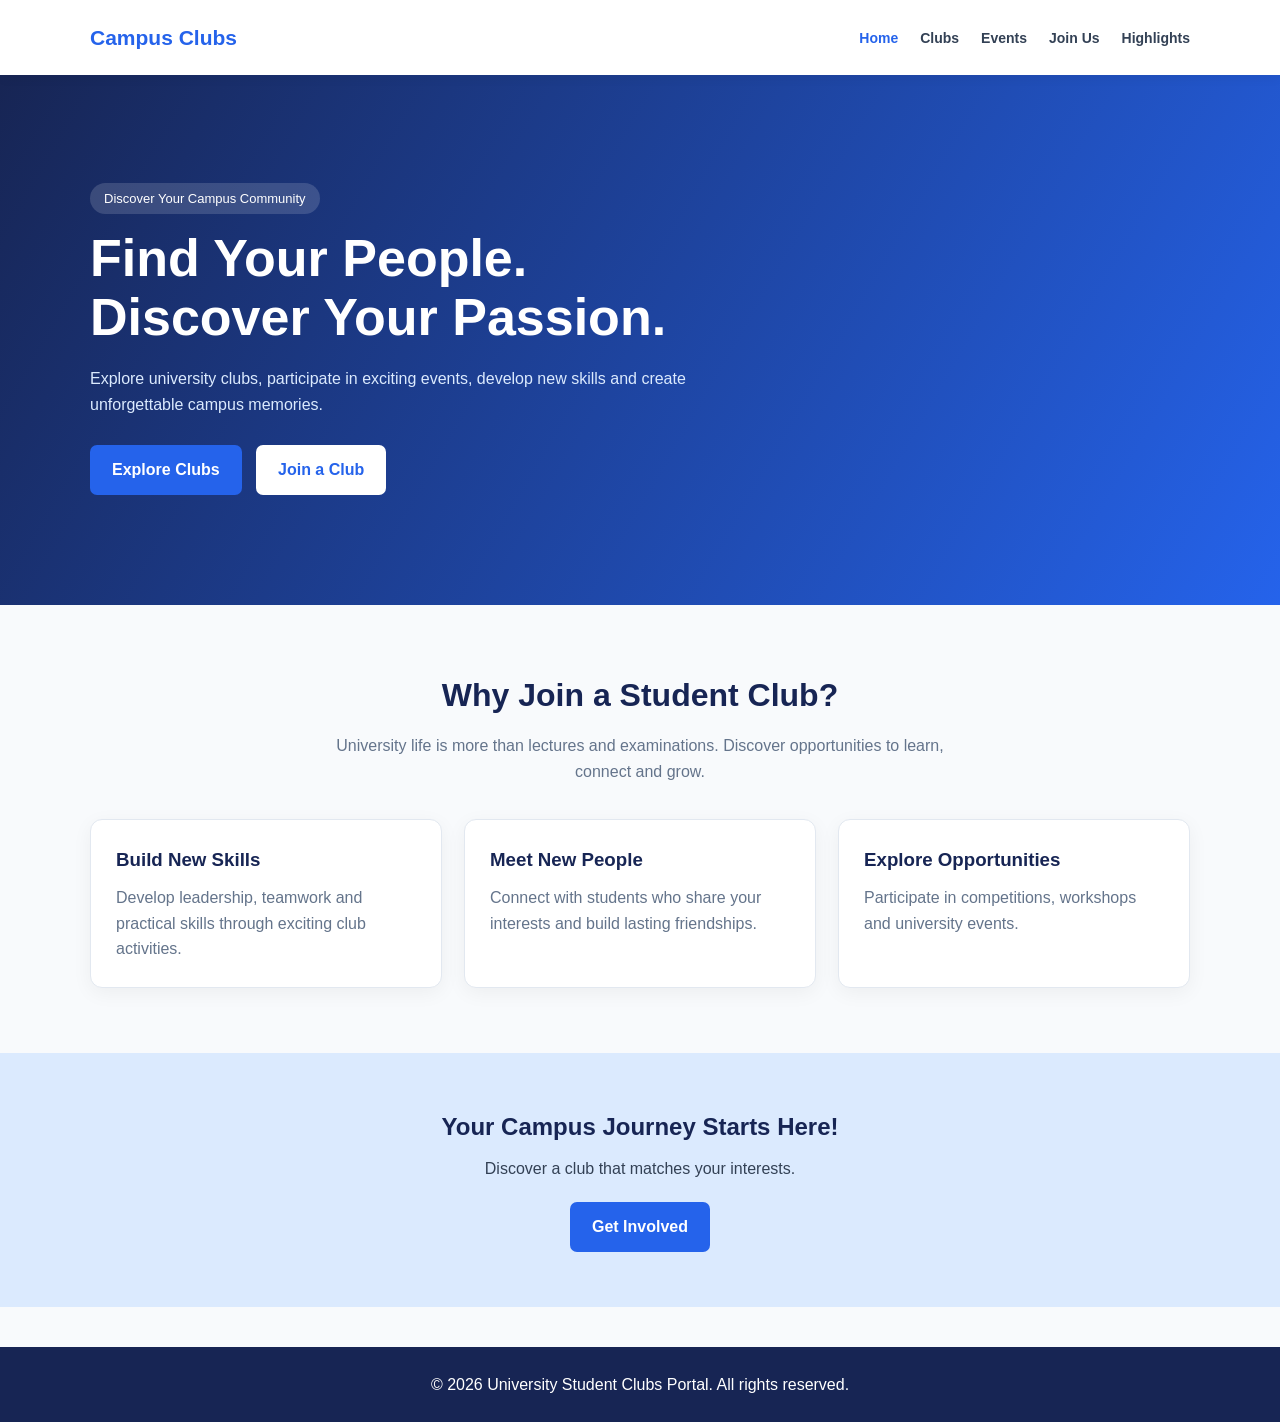
<file: src/index.html>
<!DOCTYPE html>
<html lang="en">
<head>
    <meta charset="UTF-8">
    <meta name="viewport" content="width=device-width, initial-scale=1.0">
    <title>Home | University Clubs Portal</title>
    <link rel="stylesheet" href="../styles/style.css">
</head>
<body>

<header>
    <nav class="navbar container">
        <a href="index.html" class="logo">Campus Clubs</a>
        <ul class="nav-links">
            <li><a class="active" href="index.html">Home</a></li>
            <li><a href="clubs.html">Clubs</a></li>
            <li><a href="events.html">Events</a></li>
            <li><a href="join.html">Join Us</a></li>
            <li><a href="highlights.html">Highlights</a></li>
        </ul>
    </nav>
</header>

<main>
    <section class="home-hero">
        <div class="container">
            <span class="hero-label">Discover Your Campus Community</span>
            <h1>Find Your People.<br>Discover Your Passion.</h1>
            <p>
                Explore university clubs, participate in exciting events,
                develop new skills and create unforgettable campus memories.
            </p>
            <a href="clubs.html" class="btn">Explore Clubs</a>
            <a href="join.html" class="btn secondary-btn">Join a Club</a>
        </div>
    </section>

    <section class="section container">
        <h2 class="section-title">Why Join a Student Club?</h2>
        <p class="section-intro">
            University life is more than lectures and examinations.
            Discover opportunities to learn, connect and grow.
        </p>

        <div class="grid">
            <article class="card">
                <h3>Build New Skills</h3>
                <p>Develop leadership, teamwork and practical skills
                through exciting club activities.</p>
            </article>

            <article class="card">
                <h3>Meet New People</h3>
                <p>Connect with students who share your interests
                and build lasting friendships.</p>
            </article>

            <article class="card">
                <h3>Explore Opportunities</h3>
                <p>Participate in competitions, workshops and
                university events.</p>
            </article>
        </div>
    </section>

    <section class="home-cta">
        <div class="container">
            <h2>Your Campus Journey Starts Here!</h2>
            <p>Discover a club that matches your interests.</p>
            <a href="join.html" class="btn">Get Involved</a>
        </div>
    </section>
</main>

<footer>
    <p>&copy; 2026 University Student Clubs Portal. All rights reserved.</p>
</footer>

</body>
</html>
</file>
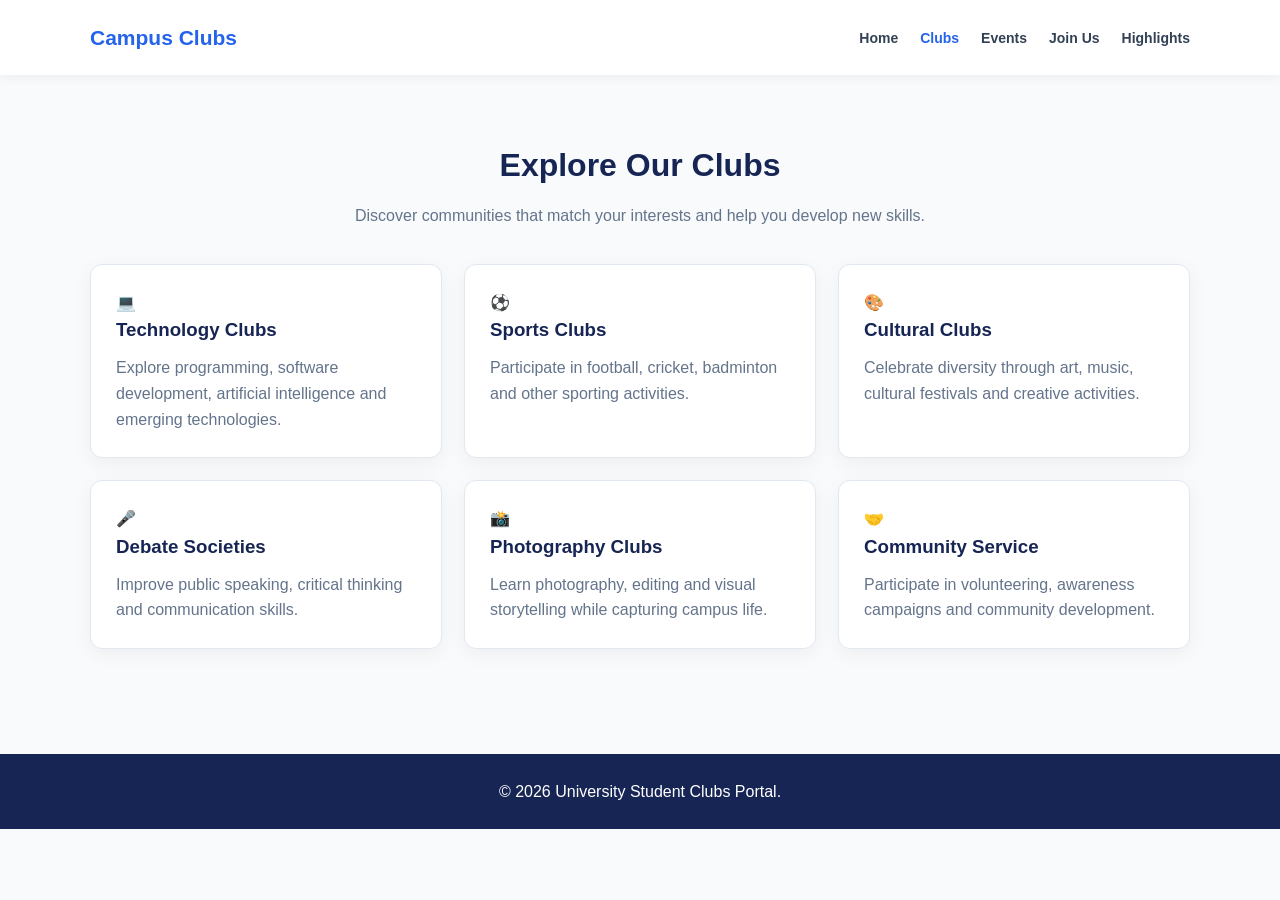
<file: src/clubs.html>
<!DOCTYPE html>
<html lang="en">
<head>
    <meta charset="UTF-8">
    <meta name="viewport" content="width=device-width, initial-scale=1.0">
    <title>Clubs | University Clubs Portal</title>
    <link rel="stylesheet" href="../styles/style.css">
</head>
<body>

<header>
    <nav class="navbar container">
        <a href="index.html" class="logo">Campus Clubs</a>
        <ul class="nav-links">
            <li><a href="index.html">Home</a></li>
            <li><a class="active" href="clubs.html">Clubs</a></li>
            <li><a href="events.html">Events</a></li>
            <li><a href="join.html">Join Us</a></li>
            <li><a href="highlights.html">Highlights</a></li>
        </ul>
    </nav>
</header>

<main class="section container">
    <h1 class="section-title">Explore Our Clubs</h1>
    <p class="section-intro">
        Discover communities that match your interests
        and help you develop new skills.
    </p>

    <div class="grid">
        <article class="card club-card">
            <div class="club-icon">💻</div>
            <h3>Technology Clubs</h3>
            <p>Explore programming, software development,
            artificial intelligence and emerging technologies.</p>
        </article>

        <article class="card club-card">
            <div class="club-icon">⚽</div>
            <h3>Sports Clubs</h3>
            <p>Participate in football, cricket, badminton
            and other sporting activities.</p>
        </article>

        <article class="card club-card">
            <div class="club-icon">🎨</div>
            <h3>Cultural Clubs</h3>
            <p>Celebrate diversity through art, music,
            cultural festivals and creative activities.</p>
        </article>

        <article class="card club-card">
            <div class="club-icon">🎤</div>
            <h3>Debate Societies</h3>
            <p>Improve public speaking, critical thinking
            and communication skills.</p>
        </article>

        <article class="card club-card">
            <div class="club-icon">📸</div>
            <h3>Photography Clubs</h3>
            <p>Learn photography, editing and visual storytelling
            while capturing campus life.</p>
        </article>

        <article class="card club-card">
            <div class="club-icon">🤝</div>
            <h3>Community Service</h3>
            <p>Participate in volunteering, awareness campaigns
            and community development.</p>
        </article>
    </div>
</main>

<footer>
    <p>&copy; 2026 University Student Clubs Portal.</p>
</footer>

</body>
</html>
</file>
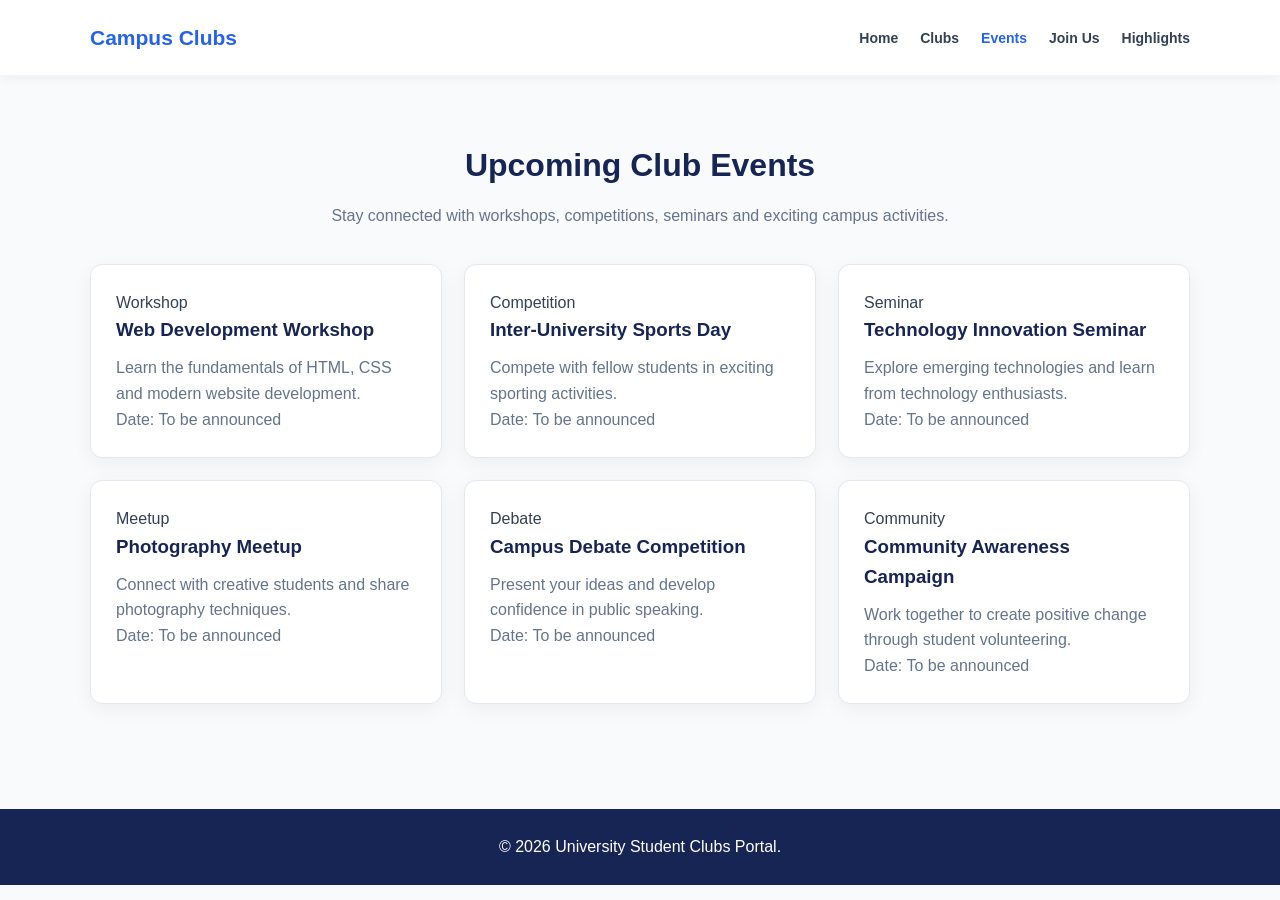
<file: src/events.html>
<!DOCTYPE html>
<html lang="en">
<head>
    <meta charset="UTF-8">
    <meta name="viewport" content="width=device-width, initial-scale=1.0">
    <title>Events | University Clubs Portal</title>
    <link rel="stylesheet" href="../styles/style.css">
</head>
<body>

<header>
    <nav class="navbar container">
        <a href="index.html" class="logo">Campus Clubs</a>
        <ul class="nav-links">
            <li><a href="index.html">Home</a></li>
            <li><a href="clubs.html">Clubs</a></li>
            <li><a class="active" href="events.html">Events</a></li>
            <li><a href="join.html">Join Us</a></li>
            <li><a href="highlights.html">Highlights</a></li>
        </ul>
    </nav>
</header>

<main class="section container">
    <h1 class="section-title">Upcoming Club Events</h1>
    <p class="section-intro">
        Stay connected with workshops, competitions,
        seminars and exciting campus activities.
    </p>

    <div class="grid">
        <article class="card event-card">
            <span class="event-type">Workshop</span>
            <h3>Web Development Workshop</h3>
            <p>Learn the fundamentals of HTML, CSS and
            modern website development.</p>
            <p class="event-date">Date: To be announced</p>
        </article>

        <article class="card event-card">
            <span class="event-type">Competition</span>
            <h3>Inter-University Sports Day</h3>
            <p>Compete with fellow students in exciting
            sporting activities.</p>
            <p class="event-date">Date: To be announced</p>
        </article>

        <article class="card event-card">
            <span class="event-type">Seminar</span>
            <h3>Technology Innovation Seminar</h3>
            <p>Explore emerging technologies and learn
            from technology enthusiasts.</p>
            <p class="event-date">Date: To be announced</p>
        </article>

        <article class="card event-card">
            <span class="event-type">Meetup</span>
            <h3>Photography Meetup</h3>
            <p>Connect with creative students and share
            photography techniques.</p>
            <p class="event-date">Date: To be announced</p>
        </article>

        <article class="card event-card">
            <span class="event-type">Debate</span>
            <h3>Campus Debate Competition</h3>
            <p>Present your ideas and develop confidence
            in public speaking.</p>
            <p class="event-date">Date: To be announced</p>
        </article>

        <article class="card event-card">
            <span class="event-type">Community</span>
            <h3>Community Awareness Campaign</h3>
            <p>Work together to create positive change
            through student volunteering.</p>
            <p class="event-date">Date: To be announced</p>
        </article>
    </div>
</main>

<footer>
    <p>&copy; 2026 University Student Clubs Portal.</p>
</footer>

</body>
</html>
</file>
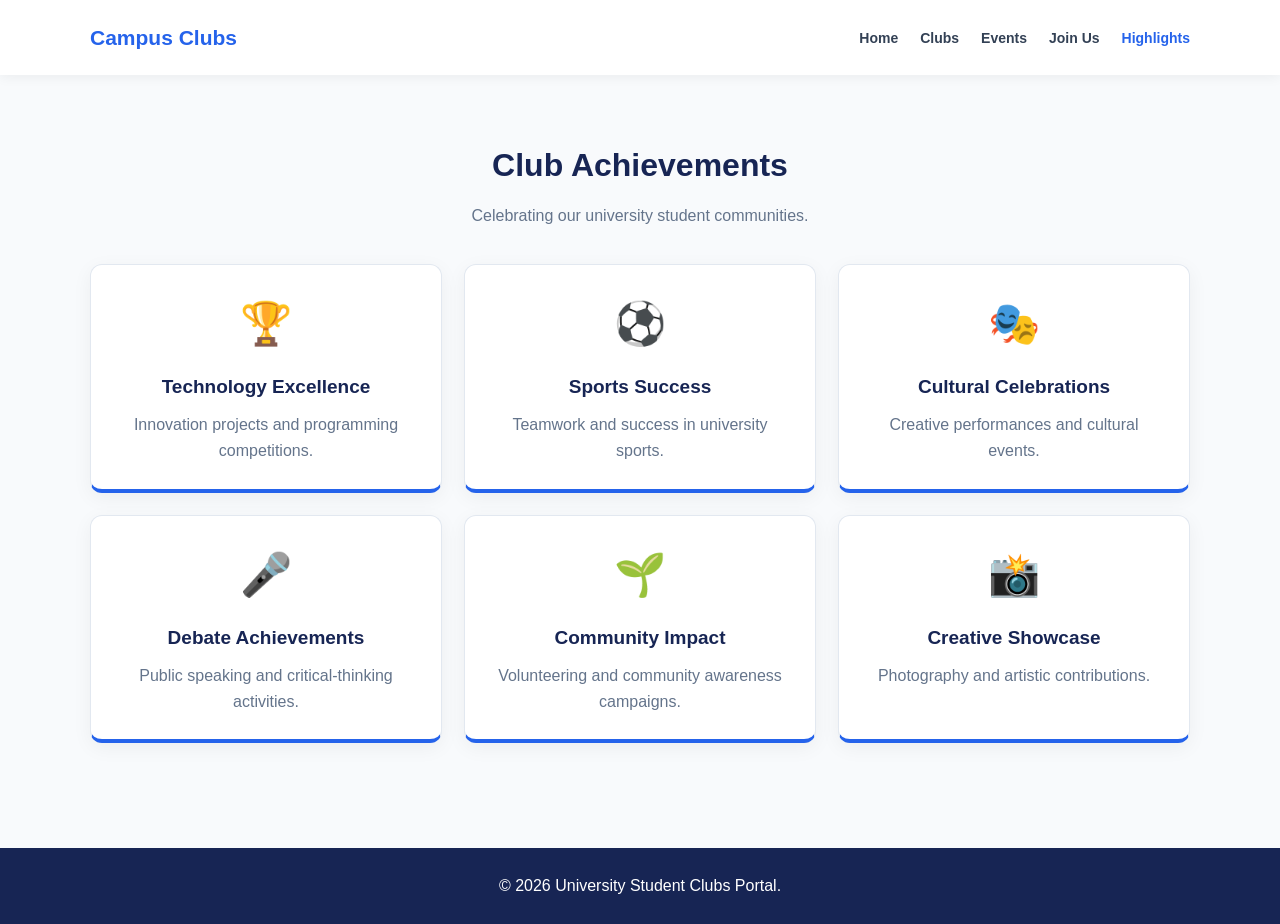
<file: src/highlights.html>
<!DOCTYPE html>
<html lang="en">
<head>
  <meta charset="UTF-8">
  <meta name="viewport" content="width=device-width, initial-scale=1.0">
  <title>Highlights | University Clubs Portal</title>
  <link rel="stylesheet" href="../styles/style.css">
</head>
<body>
<header>
  <nav class="navbar container">
    <a href="index.html" class="logo">Campus Clubs</a>
    <ul class="nav-links">
      <li><a href="index.html">Home</a></li>
      <li><a href="clubs.html">Clubs</a></li>
      <li><a href="events.html">Events</a></li>
      <li><a href="join.html">Join Us</a></li>
      <li><a class="active" href="highlights.html">Highlights</a></li>
    </ul>
  </nav>
</header>
<main class="section container">
  <h1 class="section-title">Club Achievements</h1>
  <p class="section-intro">Celebrating our university student communities.</p>
  <div class="grid">
    <article class="card achievement-card"><div class="achievement-icon">🏆</div><h3>Technology Excellence</h3><p>Innovation projects and programming competitions.</p></article>
    <article class="card achievement-card"><div class="achievement-icon">⚽</div><h3>Sports Success</h3><p>Teamwork and success in university sports.</p></article>
    <article class="card achievement-card"><div class="achievement-icon">🎭</div><h3>Cultural Celebrations</h3><p>Creative performances and cultural events.</p></article>
    <article class="card achievement-card"><div class="achievement-icon">🎤</div><h3>Debate Achievements</h3><p>Public speaking and critical-thinking activities.</p></article>
    <article class="card achievement-card"><div class="achievement-icon">🌱</div><h3>Community Impact</h3><p>Volunteering and community awareness campaigns.</p></article>
    <article class="card achievement-card"><div class="achievement-icon">📸</div><h3>Creative Showcase</h3><p>Photography and artistic contributions.</p></article>
  </div>
</main>
<footer><p>&copy; 2026 University Student Clubs Portal.</p></footer>
</body>
</html>
</file>
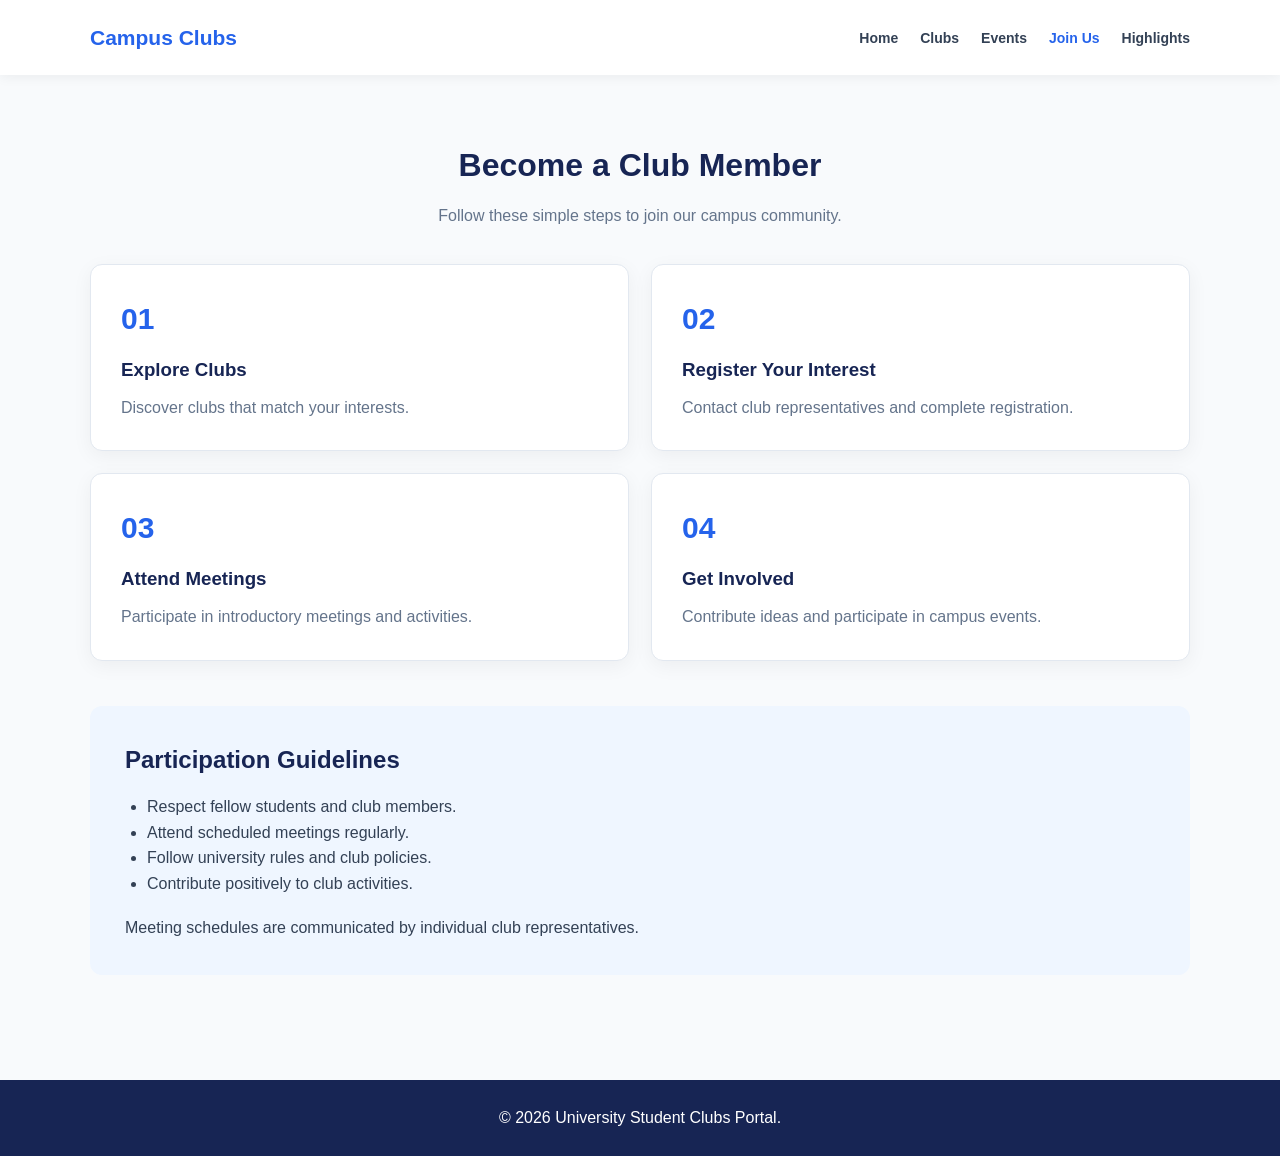
<file: src/join.html>
<!DOCTYPE html>
<html lang="en">
<head>
  <meta charset="UTF-8">
  <meta name="viewport" content="width=device-width, initial-scale=1.0">
  <title>Join Us | University Clubs Portal</title>
  <link rel="stylesheet" href="../styles/style.css">
</head>
<body>
<header>
  <nav class="navbar container">
    <a href="index.html" class="logo">Campus Clubs</a>
    <ul class="nav-links">
      <li><a href="index.html">Home</a></li>
      <li><a href="clubs.html">Clubs</a></li>
      <li><a href="events.html">Events</a></li>
      <li><a class="active" href="join.html">Join Us</a></li>
      <li><a href="highlights.html">Highlights</a></li>
    </ul>
  </nav>
</header>
<main class="section container">
  <h1 class="section-title">Become a Club Member</h1>
  <p class="section-intro">Follow these simple steps to join our campus community.</p>
  <div class="join-steps">
    <article class="card step-card"><span class="step-number">01</span><h3>Explore Clubs</h3><p>Discover clubs that match your interests.</p></article>
    <article class="card step-card"><span class="step-number">02</span><h3>Register Your Interest</h3><p>Contact club representatives and complete registration.</p></article>
    <article class="card step-card"><span class="step-number">03</span><h3>Attend Meetings</h3><p>Participate in introductory meetings and activities.</p></article>
    <article class="card step-card"><span class="step-number">04</span><h3>Get Involved</h3><p>Contribute ideas and participate in campus events.</p></article>
  </div>
  <section class="join-info">
    <h2>Participation Guidelines</h2>
    <ul>
      <li>Respect fellow students and club members.</li>
      <li>Attend scheduled meetings regularly.</li>
      <li>Follow university rules and club policies.</li>
      <li>Contribute positively to club activities.</li>
    </ul>
    <p>Meeting schedules are communicated by individual club representatives.</p>
  </section>
</main>
<footer><p>&copy; 2026 University Student Clubs Portal.</p></footer>
</body>
</html>
</file>
<file: styles/style.css>
/* UNIVERSITY STUDENT CLUBS PORTAL */

/* GLOBAL STYLES */
* {
    margin: 0;
    padding: 0;
    box-sizing: border-box;
}

:root {
    --primary: #2563eb;
    --dark: #172554;
    --light: #eff6ff;
    --text: #334155;
    --muted: #64748b;
    --white: #ffffff;
}

body {
    font-family: Arial, Helvetica, sans-serif;
    background: #f8fafc;
    color: var(--text);
    line-height: 1.6;
}

a {
    text-decoration: none;
    color: inherit;
}

.container {
    width: min(1100px, 90%);
    margin: auto;
}

/* HEADER AND NAVIGATION */
header {
    background: var(--white);
    box-shadow: 0 2px 12px rgba(0,0,0,0.06);
    position: sticky;
    top: 0;
    z-index: 10;
}

.navbar {
    min-height: 75px;
    display: flex;
    align-items: center;
    justify-content: space-between;
    gap: 20px;
}

.logo {
    font-size: 21px;
    font-weight: 800;
    color: var(--primary);
}

.nav-links {
    display: flex;
    flex-wrap: wrap;
    gap: 22px;
    list-style: none;
}

.nav-links a {
    font-size: 14px;
    font-weight: 600;
}

.nav-links a:hover,
.nav-links a.active {
    color: var(--primary);
}

/* COMMON COMPONENTS */
.section {
    padding: 65px 0;
}

.section-title {
    text-align: center;
    font-size: 32px;
    color: var(--dark);
    margin-bottom: 12px;
}

.section-intro {
    text-align: center;
    color: var(--muted);
    max-width: 650px;
    margin: 0 auto 35px;
}

.btn {
    display: inline-block;
    background: var(--primary);
    color: white;
    padding: 12px 22px;
    border-radius: 7px;
    font-weight: 700;
    transition: 0.2s;
}

.btn:hover {
    background: #1d4ed8;
    transform: translateY(-2px);
}

.grid {
    display: grid;
    grid-template-columns: repeat(3, 1fr);
    gap: 22px;
}

.card {
    background: white;
    border-radius: 12px;
    padding: 25px;
    box-shadow: 0 5px 20px rgba(0,0,0,0.05);
    border: 1px solid #e2e8f0;
}

.card h3 {
    color: var(--dark);
    margin-bottom: 10px;
}

.card p {
    color: var(--muted);
}

/* FOOTER */
footer {
    background: var(--dark);
    color: white;
    text-align: center;
    padding: 25px 0;
    margin-top: 40px;
}

/* HOME PAGE STYLES */
.home-hero {
    background: linear-gradient(120deg, #172554, #2563eb);
    color: white;
    padding: 110px 0;
}

.home-hero h1 {
    font-size: 52px;
    line-height: 1.15;
    margin: 18px 0;
}

.home-hero p {
    max-width: 600px;
    color: #dbeafe;
    margin-bottom: 28px;
}

.hero-label {
    background: rgba(255,255,255,0.15);
    padding: 8px 14px;
    border-radius: 20px;
    font-size: 13px;
}

.secondary-btn {
    background: white;
    color: var(--primary);
    margin-left: 10px;
}

.home-cta {
    background: #dbeafe;
    text-align: center;
    padding: 55px 0;
}

.home-cta h2 {
    color: var(--dark);
    margin-bottom: 10px;
}

.home-cta p {
    margin-bottom: 20px;
}

@media (max-width: 600px) {
    .home-hero {
        padding: 75px 0;
    }

    .home-hero h1 {
        font-size: 36px;
    }

    .secondary-btn {
        margin: 12px 0 0;
    }
}

/* CLUBS PAGE STYLES */
/* CLUBS_CSS_START */
/* CLUBS_CSS_END */

/* EVENTS PAGE STYLES */
/* EVENTS_CSS_START */
/* EVENTS_CSS_END */

/* JOIN PAGE STYLES */
/* JOIN_CSS_START */
/* JOIN_CSS_END */

/* HIGHLIGHTS PAGE STYLES */
/* HIGHLIGHTS_CSS_START */
/* HIGHLIGHTS_CSS_END */

/* RESPONSIVE DESIGN */
@media (max-width: 768px) {
    .navbar {
        flex-direction: column;
        padding: 15px 0;
    }

    .nav-links {
        justify-content: center;
        gap: 12px;
    }

    .grid {
        grid-template-columns: repeat(2, 1fr);
    }

    .section-title {
        font-size: 26px;
    }
}

@media (max-width: 500px) {
    .grid {
        grid-template-columns: 1fr;
    }

    .nav-links {
        gap: 10px;
    }

    .logo {
        font-size: 18px;
    }
}
/* JOIN PAGE */
.join-steps {
  display: grid;
  grid-template-columns: repeat(2, 1fr);
  gap: 22px;
}
.step-card { padding: 30px; }
.step-number {
  display: inline-block;
  color: var(--primary);
  font-size: 30px;
  font-weight: 800;
  margin-bottom: 12px;
}
.join-info {
  background: var(--light);
  margin-top: 45px;
  padding: 35px;
  border-radius: 12px;
}
.join-info h2 { color: var(--dark); margin-bottom: 15px; }
.join-info ul { padding-left: 22px; }
.join-info p { margin-top: 18px; }

/* HIGHLIGHTS PAGE */
.achievement-card {
  text-align: center;
  border-bottom: 4px solid var(--primary);
}
.achievement-icon {
  font-size: 42px;
  margin-bottom: 15px;
}
.achievement-card h3 { font-size: 19px; }

@media (max-width: 600px) {
  .join-steps { grid-template-columns: 1fr; }
  .join-info { padding: 22px; }
  .achievement-card { padding: 25px 18px; }
}
</file>
